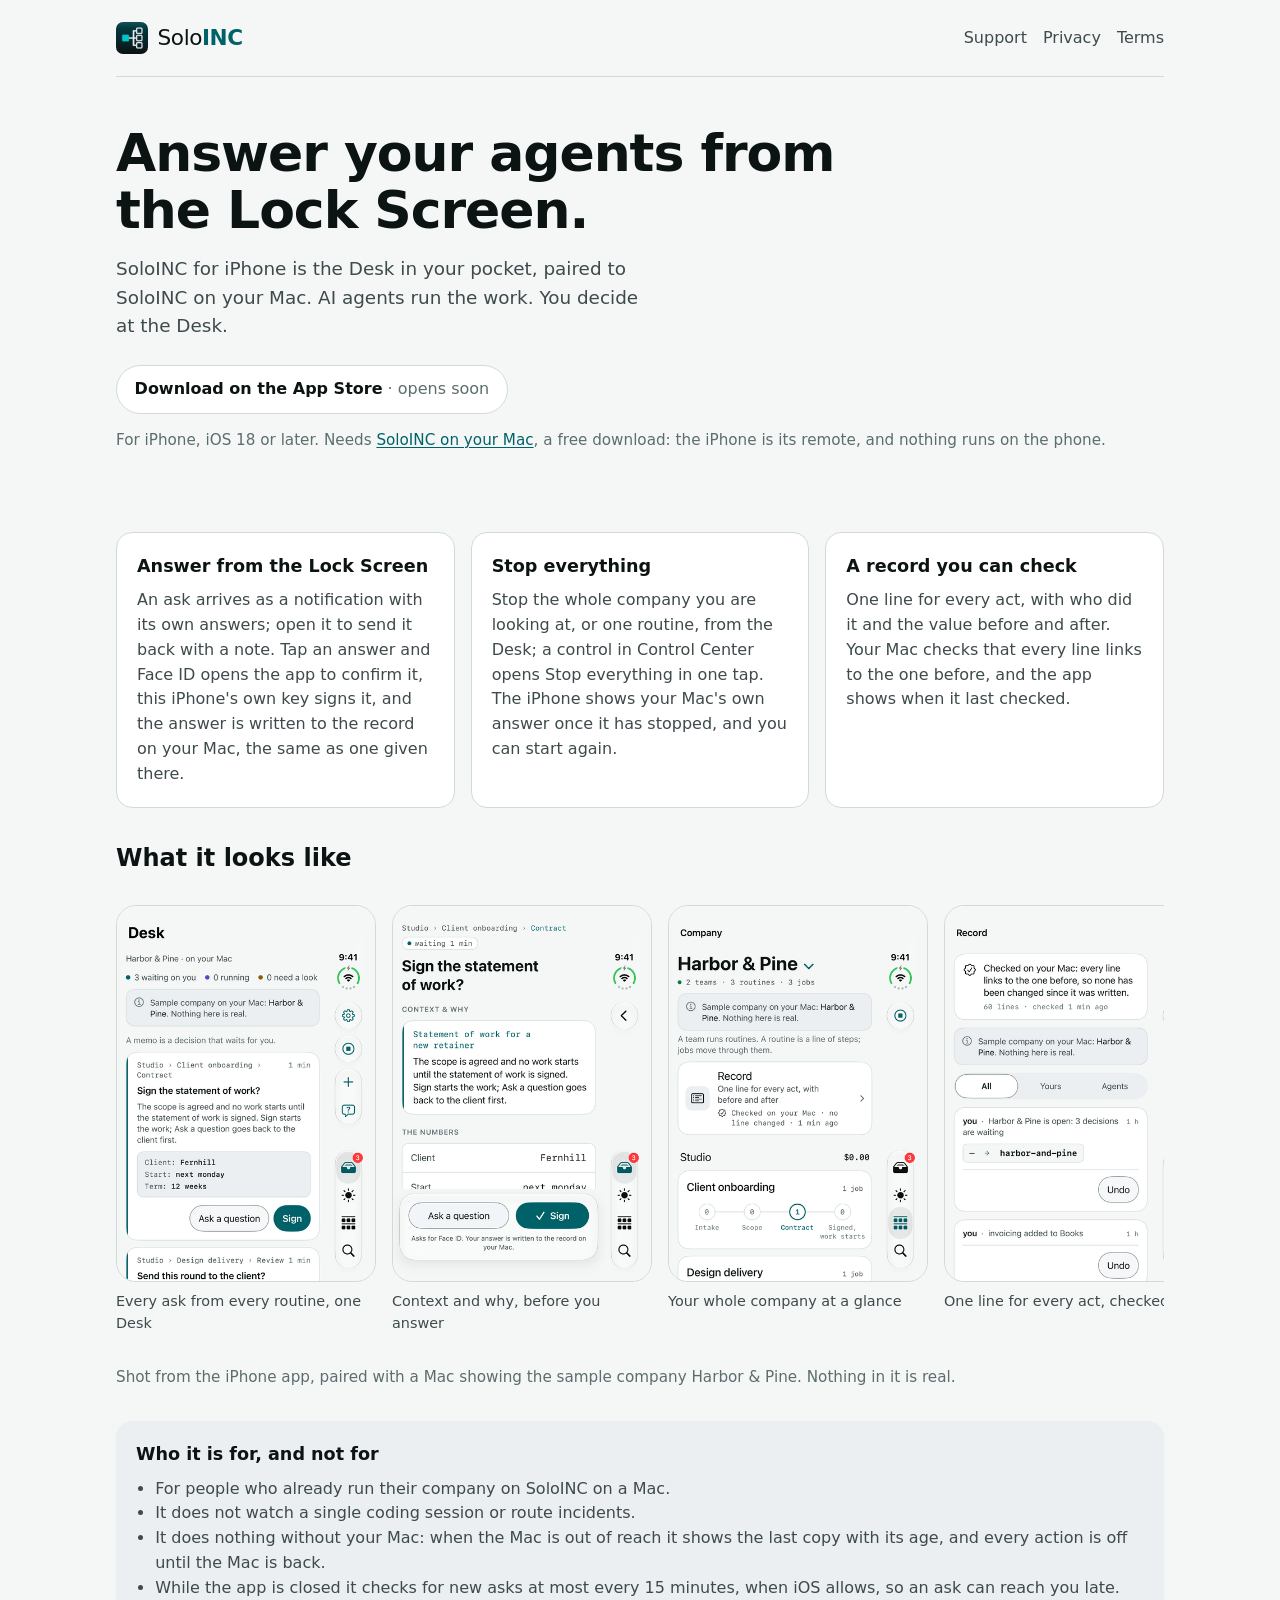
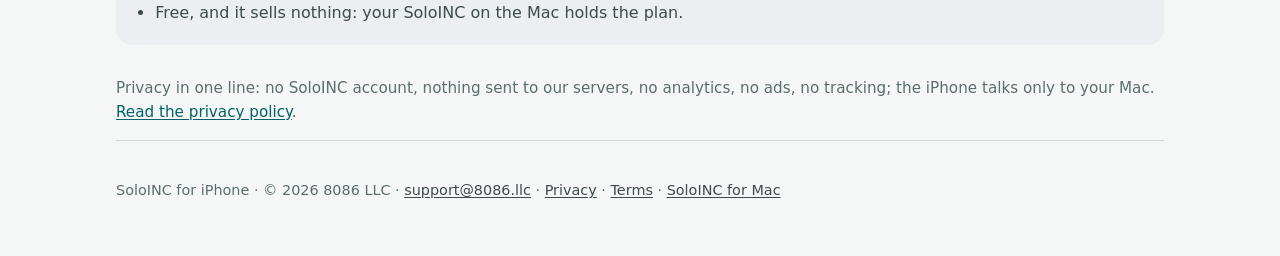
<file: index.html>
<!DOCTYPE html>
<html lang="en">
<head>
<meta charset="utf-8">
<meta name="viewport" content="width=device-width, initial-scale=1">
<meta name="color-scheme" content="dark light">
<title>SoloINC for iPhone: answer your AI agents from the Lock Screen</title>
<meta name="description" content="Your company's SoloINC Desk on your iPhone, paired to SoloINC on your Mac. Answer what your AI agents ask from the Lock Screen, behind Face ID, or send it back with a note. No account, no analytics, no ads.">
<meta name="robots" content="noindex">
<link rel="canonical" href="https://soloinc-projects.github.io/soloinc-iphone/">
<link rel="icon" href="img/favicon.svg" type="image/svg+xml">
<link rel="apple-touch-icon" href="img/apple-touch-icon.png">
<meta property="og:title" content="SoloINC for iPhone: answer your AI agents from the Lock Screen">
<meta property="og:description" content="Your company's SoloINC Desk on your iPhone, paired to SoloINC on your Mac. Answer what your AI agents ask from the Lock Screen, behind Face ID, or send it back with a note. No account, no analytics, no ads.">
<meta property="og:image" content="https://soloinc-projects.github.io/soloinc-iphone/img/og-image.png">
<link rel="stylesheet" href="site.css">
<script type="application/ld+json">
{"@context":"https://schema.org","@type":"SoftwareApplication","name":"SoloINC","applicationCategory":"BusinessApplication",
"operatingSystem":"iOS 18.0 or later","description":"Your company's SoloINC Desk on your iPhone, paired to SoloINC on your Mac: answer what your AI agents ask from the Lock Screen, or send it back with a note.",
"offers":{"@type":"Offer","price":"0","priceCurrency":"USD","description":"Free; sells nothing. Needs SoloINC on a Mac."},
"publisher":{"@type":"Organization","name":"8086 LLC","email":"support@8086.llc"}}
</script>
</head>
<body>
<a class="skip" href="#main">Skip to the page</a>
<div class="wrap">
<header class="top">
  <a class="home" href="/soloinc-iphone/" aria-label="SoloINC for iPhone home"><img src="img/apple-touch-icon.png" width="32" height="32" alt="" style="border-radius:7px"><span class="word"><span class="a">Solo</span><span class="b">INC</span></span></a>
  <nav class="top" aria-label="Site"><a href="/soloinc-iphone/support/">Support</a><a href="/soloinc-iphone/privacy/">Privacy</a><a href="/soloinc-iphone/terms/">Terms</a></nav>
</header>
<main id="main">
<section class="hero">
  <h1>Answer your agents from the Lock Screen.</h1>
  <p class="lede">SoloINC for iPhone is the Desk in your pocket, paired to SoloINC on your Mac. AI agents run the work. You decide at the Desk.</p>
  <ul class="cta" aria-label="Where to get it">
    <li><b>Download on the App Store</b> <span>· opens soon</span></li>
  </ul>
  <p class="note">For iPhone, iOS 18 or later. Needs <a href="https://soloinc-projects.github.io/soloinc/">SoloINC on your Mac</a>, a free download: the iPhone is its remote, and nothing runs on the phone.</p>
</section>

<div class="proof">
  <section><h2>Answer from the Lock Screen</h2><p>An ask arrives as a notification with its own answers; open it to send it back with a note. Tap an answer and Face ID opens the app to confirm it, this iPhone's own key signs it, and the answer is written to the record on your Mac, the same as one given there.</p></section>
  <section><h2>Stop everything</h2><p>Stop the whole company you are looking at, or one routine, from the Desk; a control in Control Center opens Stop everything in one tap. The iPhone shows your Mac's own answer once it has stopped, and you can start again.</p></section>
  <section><h2>A record you can check</h2><p>One line for every act, with who did it and the value before and after. Your Mac checks that every line links to the one before, and the app shows when it last checked.</p></section>
</div>

<h2>What it looks like</h2>
<ul class="shots" aria-label="Screens, shot from the app">
  <li><img src="img/shot-desk.png" width="460" height="669" alt="The Desk of the sample company Harbor &amp; Pine: three asks waiting, each with its numbers and its own answers." loading="lazy"><p>Every ask from every routine, one Desk</p></li>
  <li><img src="img/shot-memo.png" width="460" height="669" alt="A memo, Sign the statement of work?, with Context &amp; why, the numbers, and Ask a question or Sign, which asks for Face ID." loading="lazy"><p>Context and why, before you answer</p></li>
  <li><img src="img/shot-company.png" width="460" height="669" alt="Company: two teams, three routines and three jobs, and the Record row: checked on your Mac, no line changed." loading="lazy"><p>Your whole company at a glance</p></li>
  <li><img src="img/shot-record.png" width="460" height="669" alt="The Record: checked on your Mac, every line links to the one before; each act with its Undo." loading="lazy"><p>One line for every act, checked</p></li>
  <li><img src="img/shot-stop.png" width="460" height="669" alt="What should stop? Stop everything in Harbor &amp; Pine." loading="lazy"><p>Stop the whole company from your phone</p></li>
</ul>
<p class="note">Shot from the iPhone app, paired with a Mac showing the sample company Harbor &amp; Pine. Nothing in it is real.</p>

<section class="not" aria-labelledby="not-h">
  <h2 id="not-h">Who it is for, and not for</h2>
  <ul>
    <li>For people who already run their company on SoloINC on a Mac.</li>
    <li>It does not watch a single coding session or route incidents.</li>
    <li>It does nothing without your Mac: when the Mac is out of reach it shows the last copy with its age, and every action is off until the Mac is back.</li>
    <li>While the app is closed it checks for new asks at most every 15 minutes, when iOS allows, so an ask can reach you late.</li>
    <li>Free, and it sells nothing: your SoloINC on the Mac holds the plan.</li>
  </ul>
</section>
<p class="note">Privacy in one line: no SoloINC account, nothing sent to our servers, no analytics, no ads, no tracking; the iPhone talks only to your Mac. <a href="privacy/">Read the privacy policy</a>.</p>
</main>
<footer>
  <p>SoloINC for iPhone · © 2026 8086 LLC · <a href="mailto:support@8086.llc">support@8086.llc</a> · <a href="/soloinc-iphone/privacy/">Privacy</a> · <a href="/soloinc-iphone/terms/">Terms</a> · <a href="https://soloinc-projects.github.io/soloinc/">SoloINC for Mac</a></p>
</footer>
</div>
</body>
</html>
</file>
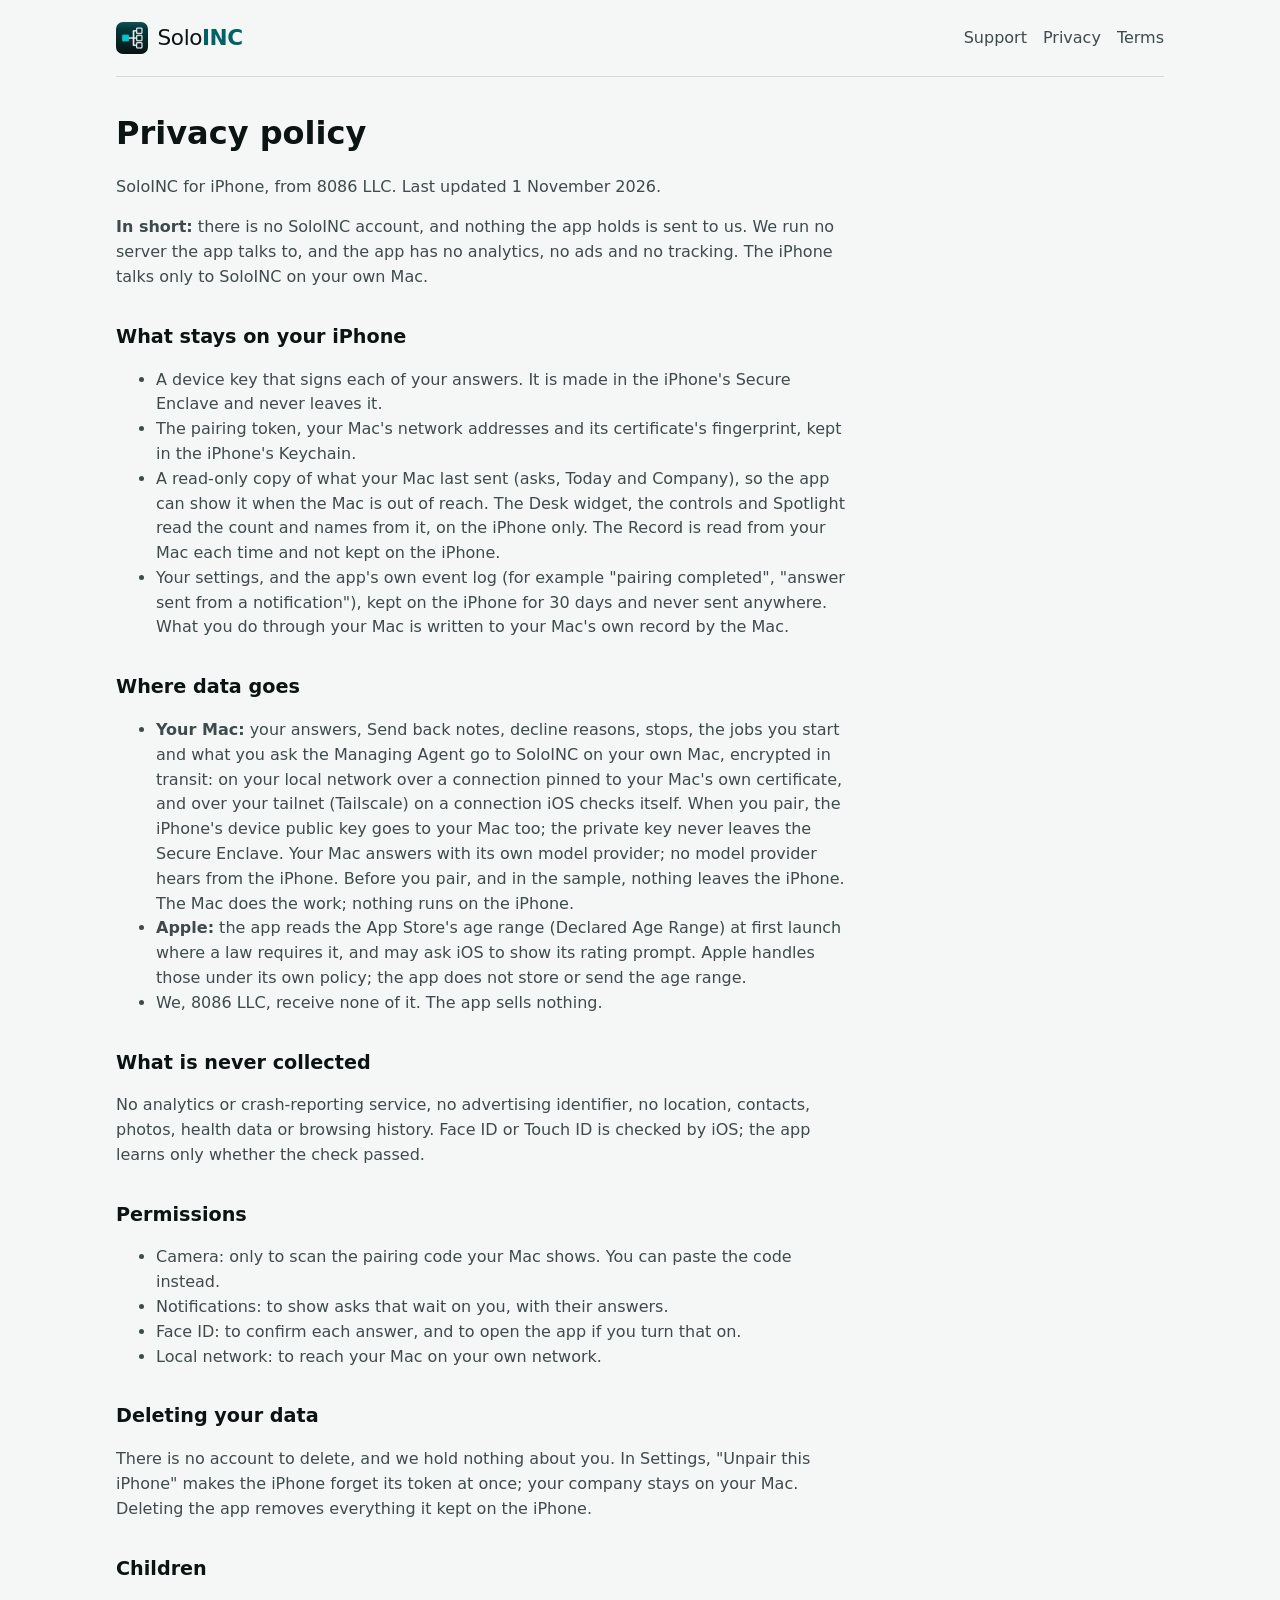
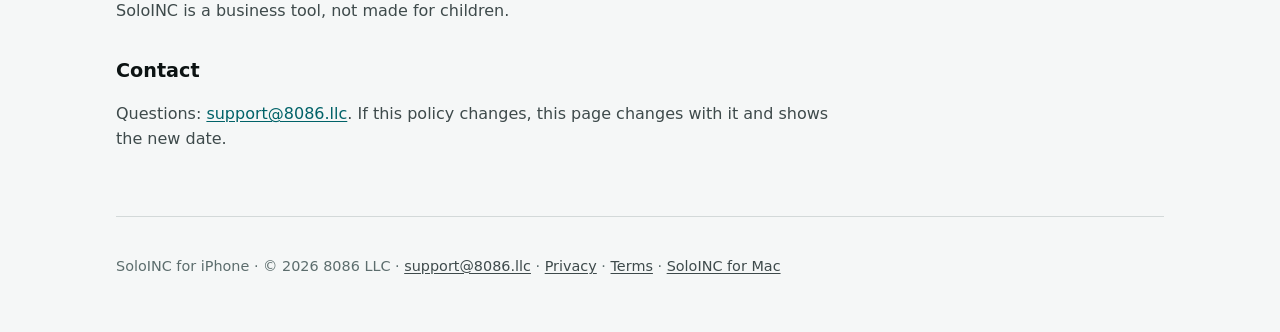
<file: privacy/index.html>
<!DOCTYPE html>
<html lang="en">
<head>
<meta charset="utf-8">
<meta name="viewport" content="width=device-width, initial-scale=1">
<meta name="color-scheme" content="dark light">
<title>Privacy policy · SoloINC for iPhone</title>
<meta name="description" content="How SoloINC for iPhone handles your data: no account, nothing sent to us, no analytics, no ads, no tracking.">
<meta name="robots" content="noindex">
<link rel="canonical" href="https://soloinc-projects.github.io/soloinc-iphone/privacy/">
<link rel="icon" href="../img/favicon.svg" type="image/svg+xml">
<link rel="apple-touch-icon" href="../img/apple-touch-icon.png">
<meta property="og:title" content="Privacy policy · SoloINC for iPhone">
<meta property="og:description" content="How SoloINC for iPhone handles your data: no account, nothing sent to us, no analytics, no ads, no tracking.">
<meta property="og:image" content="https://soloinc-projects.github.io/soloinc-iphone/img/og-image.png">
<link rel="stylesheet" href="../site.css">
</head>
<body>
<a class="skip" href="#main">Skip to the page</a>
<div class="wrap">
<header class="top">
  <a class="home" href="/soloinc-iphone/" aria-label="SoloINC for iPhone home"><img src="../img/apple-touch-icon.png" width="32" height="32" alt="" style="border-radius:7px"><span class="word"><span class="a">Solo</span><span class="b">INC</span></span></a>
  <nav class="top" aria-label="Site"><a href="/soloinc-iphone/support/">Support</a><a href="/soloinc-iphone/privacy/">Privacy</a><a href="/soloinc-iphone/terms/">Terms</a></nav>
</header>
<main id="main">
<div class="doc">
<h1>Privacy policy</h1>
<p>SoloINC for iPhone, from 8086 LLC. Last updated 1 November 2026.</p>
<p><b>In short:</b> there is no SoloINC account, and nothing the app holds is sent to us. We run no server the app talks to, and the app has no analytics, no ads and no tracking. The iPhone talks only to SoloINC on your own Mac.</p>
<h2>What stays on your iPhone</h2>
<ul>
<li>A device key that signs each of your answers. It is made in the iPhone's Secure Enclave and never leaves it.</li>
<li>The pairing token, your Mac's network addresses and its certificate's fingerprint, kept in the iPhone's Keychain.</li>
<li>A read-only copy of what your Mac last sent (asks, Today and Company), so the app can show it when the Mac is out of reach. The Desk widget, the controls and Spotlight read the count and names from it, on the iPhone only. The Record is read from your Mac each time and not kept on the iPhone.</li>
<li>Your settings, and the app's own event log (for example "pairing completed", "answer sent from a notification"), kept on the iPhone for 30 days and never sent anywhere. What you do through your Mac is written to your Mac's own record by the Mac.</li>
</ul>
<h2>Where data goes</h2>
<ul>
<li><b>Your Mac:</b> your answers, Send back notes, decline reasons, stops, the jobs you start and what you ask the Managing Agent go to SoloINC on your own Mac, encrypted in transit: on your local network over a connection pinned to your Mac's own certificate, and over your tailnet (Tailscale) on a connection iOS checks itself. When you pair, the iPhone's device public key goes to your Mac too; the private key never leaves the Secure Enclave. Your Mac answers with its own model provider; no model provider hears from the iPhone. Before you pair, and in the sample, nothing leaves the iPhone. The Mac does the work; nothing runs on the iPhone.</li>
<li><b>Apple:</b> the app reads the App Store's age range (Declared Age Range) at first launch where a law requires it, and may ask iOS to show its rating prompt. Apple handles those under its own policy; the app does not store or send the age range.</li>
<li>We, 8086 LLC, receive none of it. The app sells nothing.</li>
</ul>
<h2>What is never collected</h2>
<p>No analytics or crash-reporting service, no advertising identifier, no location, contacts, photos, health data or browsing history. Face ID or Touch ID is checked by iOS; the app learns only whether the check passed.</p>
<h2>Permissions</h2>
<ul>
<li>Camera: only to scan the pairing code your Mac shows. You can paste the code instead.</li>
<li>Notifications: to show asks that wait on you, with their answers.</li>
<li>Face ID: to confirm each answer, and to open the app if you turn that on.</li>
<li>Local network: to reach your Mac on your own network.</li>
</ul>
<h2>Deleting your data</h2>
<p>There is no account to delete, and we hold nothing about you. In Settings, "Unpair this iPhone" makes the iPhone forget its token at once; your company stays on your Mac. Deleting the app removes everything it kept on the iPhone.</p>
<h2>Children</h2>
<p>SoloINC is a business tool, not made for children.</p>
<h2>Contact</h2>
<p>Questions: <a href="mailto:support@8086.llc">support@8086.llc</a>. If this policy changes, this page changes with it and shows the new date.</p>
</div>
</main>
<footer>
  <p>SoloINC for iPhone · © 2026 8086 LLC · <a href="mailto:support@8086.llc">support@8086.llc</a> · <a href="/soloinc-iphone/privacy/">Privacy</a> · <a href="/soloinc-iphone/terms/">Terms</a> · <a href="https://soloinc-projects.github.io/soloinc/">SoloINC for Mac</a></p>
</footer>
</div>
</body>
</html>
</file>
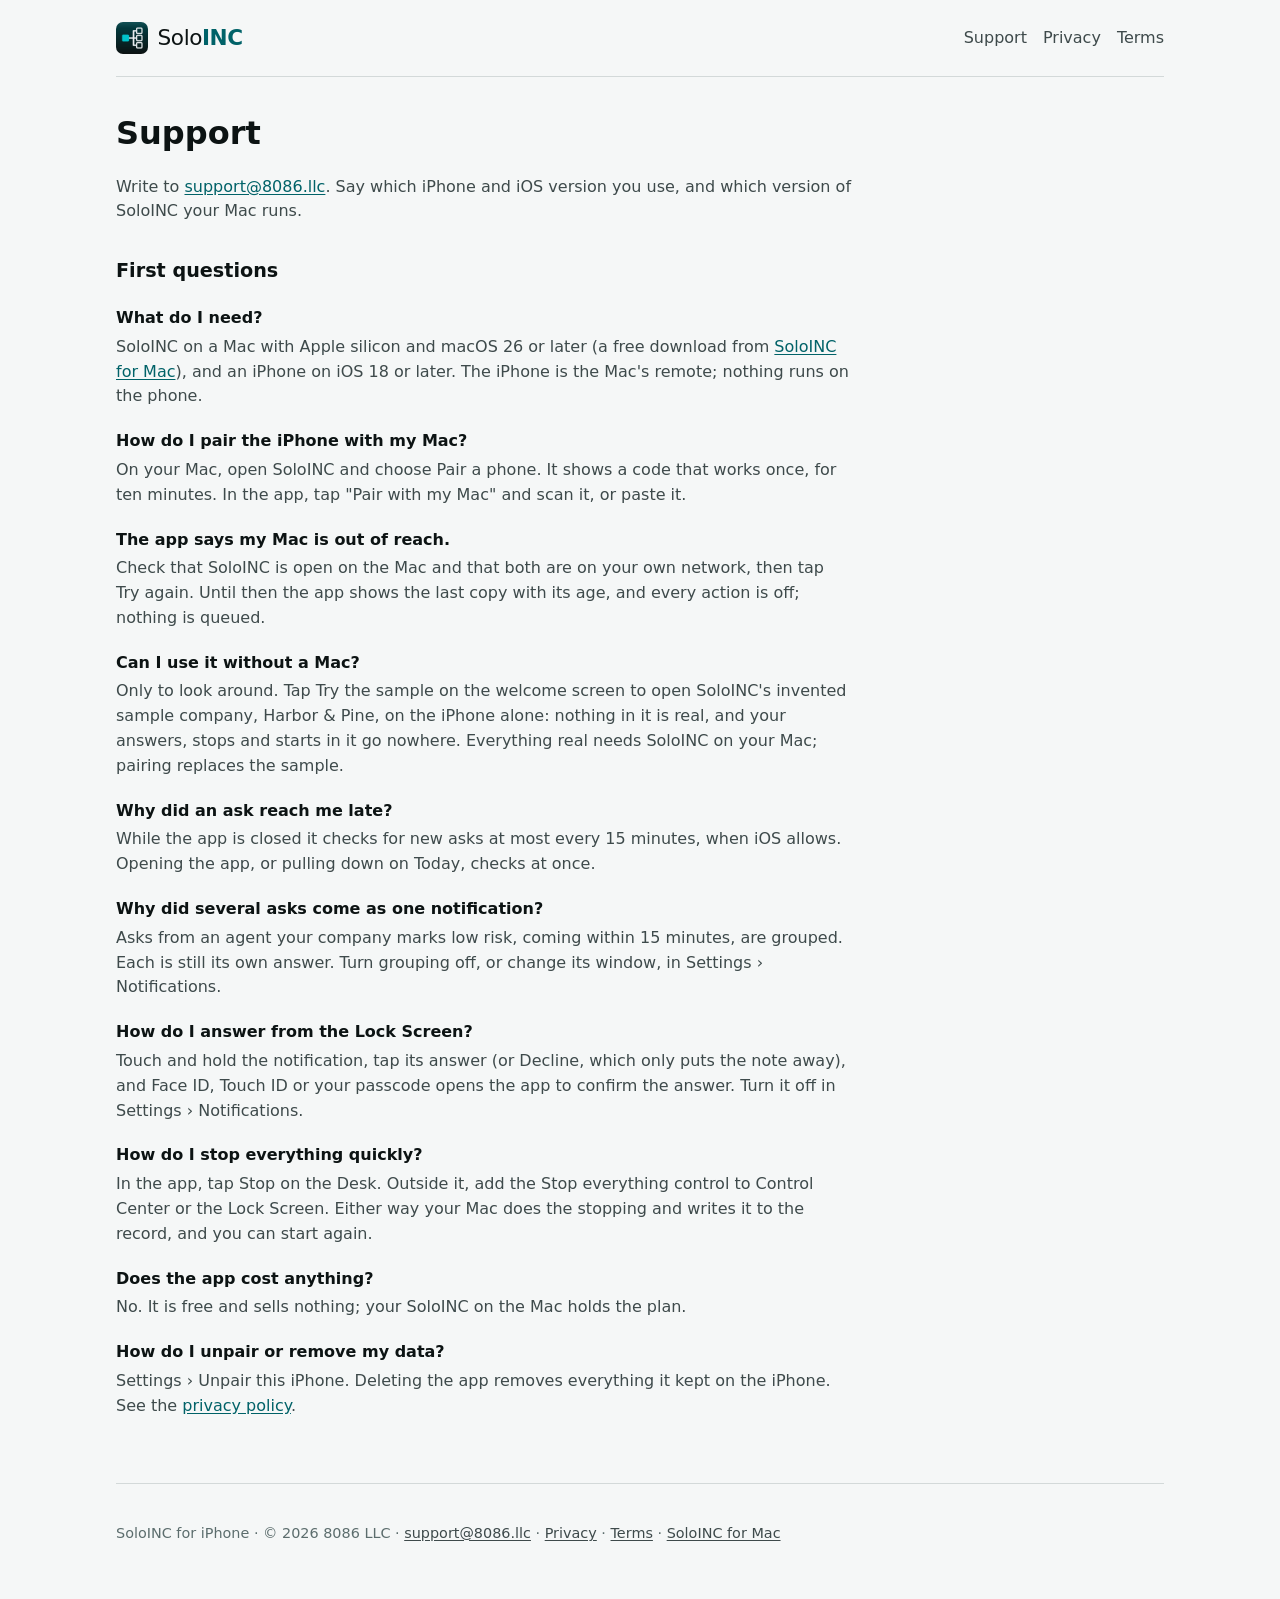
<file: support/index.html>
<!DOCTYPE html>
<html lang="en">
<head>
<meta charset="utf-8">
<meta name="viewport" content="width=device-width, initial-scale=1">
<meta name="color-scheme" content="dark light">
<title>Support · SoloINC for iPhone</title>
<meta name="description" content="How to reach SoloINC support, and answers to the first questions about pairing, Lock Screen answers and when your Mac is out of reach.">
<meta name="robots" content="noindex">
<link rel="canonical" href="https://soloinc-projects.github.io/soloinc-iphone/support/">
<link rel="icon" href="../img/favicon.svg" type="image/svg+xml">
<link rel="apple-touch-icon" href="../img/apple-touch-icon.png">
<meta property="og:title" content="Support · SoloINC for iPhone">
<meta property="og:description" content="How to reach SoloINC support, and answers to the first questions about pairing, Lock Screen answers and when your Mac is out of reach.">
<meta property="og:image" content="https://soloinc-projects.github.io/soloinc-iphone/img/og-image.png">
<link rel="stylesheet" href="../site.css">
</head>
<body>
<a class="skip" href="#main">Skip to the page</a>
<div class="wrap">
<header class="top">
  <a class="home" href="/soloinc-iphone/" aria-label="SoloINC for iPhone home"><img src="../img/apple-touch-icon.png" width="32" height="32" alt="" style="border-radius:7px"><span class="word"><span class="a">Solo</span><span class="b">INC</span></span></a>
  <nav class="top" aria-label="Site"><a href="/soloinc-iphone/support/">Support</a><a href="/soloinc-iphone/privacy/">Privacy</a><a href="/soloinc-iphone/terms/">Terms</a></nav>
</header>
<main id="main">
<div class="doc">
<h1>Support</h1>
<p>Write to <a href="mailto:support@8086.llc">support@8086.llc</a>. Say which iPhone and iOS version you use, and which version of SoloINC your Mac runs.</p>
<h2>First questions</h2>
<dl>
<dt>What do I need?</dt>
<dd>SoloINC on a Mac with Apple silicon and macOS 26 or later (a free download from <a href="https://soloinc-projects.github.io/soloinc/">SoloINC for Mac</a>), and an iPhone on iOS 18 or later. The iPhone is the Mac's remote; nothing runs on the phone.</dd>
<dt>How do I pair the iPhone with my Mac?</dt>
<dd>On your Mac, open SoloINC and choose Pair a phone. It shows a code that works once, for ten minutes. In the app, tap "Pair with my Mac" and scan it, or paste it.</dd>
<dt>The app says my Mac is out of reach.</dt>
<dd>Check that SoloINC is open on the Mac and that both are on your own network, then tap Try again. Until then the app shows the last copy with its age, and every action is off; nothing is queued.</dd>
<dt>Can I use it without a Mac?</dt>
<dd>Only to look around. Tap Try the sample on the welcome screen to open SoloINC's invented sample company, Harbor &amp; Pine, on the iPhone alone: nothing in it is real, and your answers, stops and starts in it go nowhere. Everything real needs SoloINC on your Mac; pairing replaces the sample.</dd>
<dt>Why did an ask reach me late?</dt>
<dd>While the app is closed it checks for new asks at most every 15 minutes, when iOS allows. Opening the app, or pulling down on Today, checks at once.</dd>
<dt>Why did several asks come as one notification?</dt>
<dd>Asks from an agent your company marks low risk, coming within 15 minutes, are grouped. Each is still its own answer. Turn grouping off, or change its window, in Settings › Notifications.</dd>
<dt>How do I answer from the Lock Screen?</dt>
<dd>Touch and hold the notification, tap its answer (or Decline, which only puts the note away), and Face ID, Touch ID or your passcode opens the app to confirm the answer. Turn it off in Settings › Notifications.</dd>
<dt>How do I stop everything quickly?</dt>
<dd>In the app, tap Stop on the Desk. Outside it, add the Stop everything control to Control Center or the Lock Screen. Either way your Mac does the stopping and writes it to the record, and you can start again.</dd>
<dt>Does the app cost anything?</dt>
<dd>No. It is free and sells nothing; your SoloINC on the Mac holds the plan.</dd>
<dt>How do I unpair or remove my data?</dt>
<dd>Settings › Unpair this iPhone. Deleting the app removes everything it kept on the iPhone. See the <a href="../privacy/">privacy policy</a>.</dd>
</dl>
</div>
</main>
<footer>
  <p>SoloINC for iPhone · © 2026 8086 LLC · <a href="mailto:support@8086.llc">support@8086.llc</a> · <a href="/soloinc-iphone/privacy/">Privacy</a> · <a href="/soloinc-iphone/terms/">Terms</a> · <a href="https://soloinc-projects.github.io/soloinc/">SoloINC for Mac</a></p>
</footer>
</div>
</body>
</html>
</file>
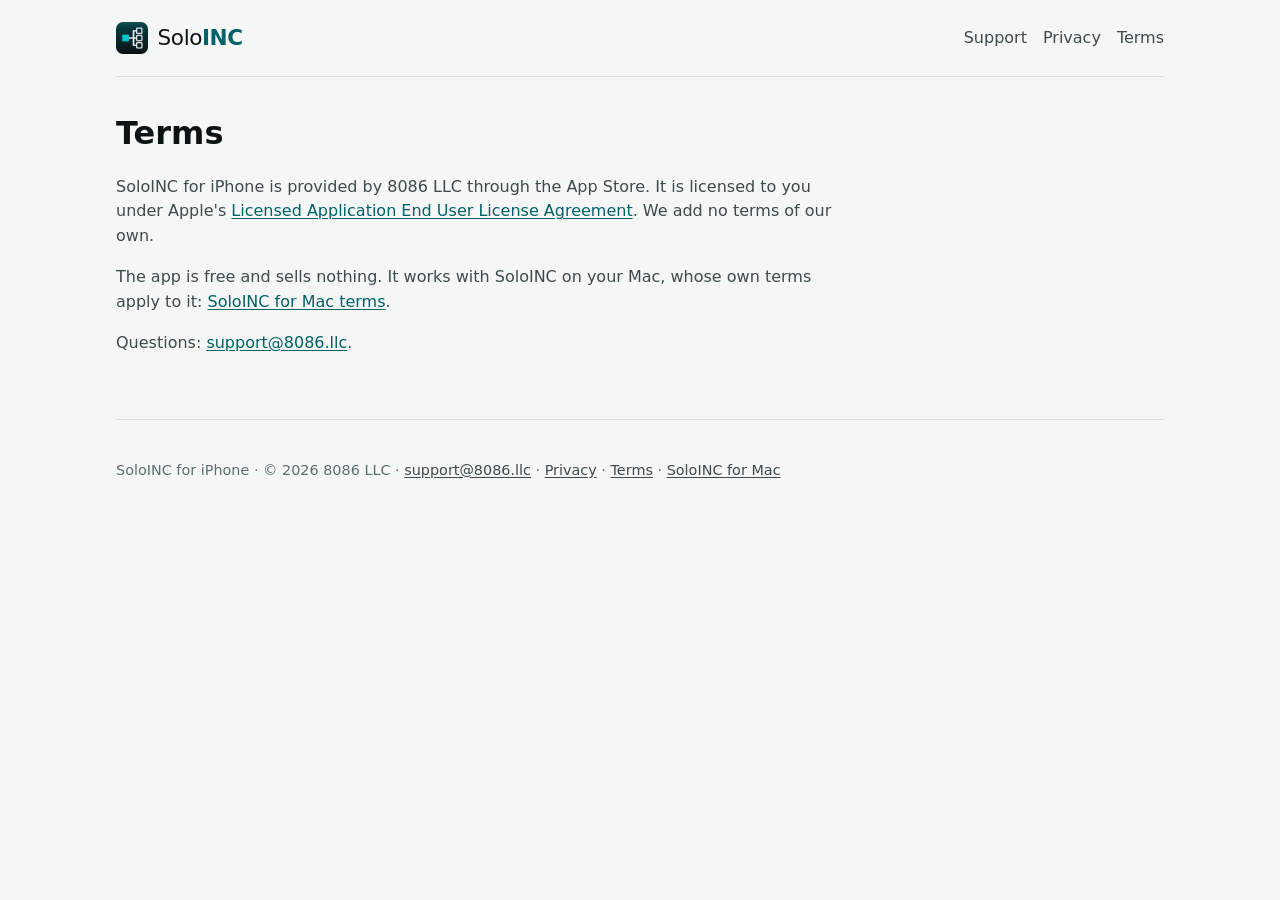
<file: terms/index.html>
<!DOCTYPE html>
<html lang="en">
<head>
<meta charset="utf-8">
<meta name="viewport" content="width=device-width, initial-scale=1">
<meta name="color-scheme" content="dark light">
<title>Terms · SoloINC for iPhone</title>
<meta name="description" content="The terms that apply to SoloINC for iPhone: Apple's standard licence and SoloINC for Mac's; none of our own.">
<meta name="robots" content="noindex">
<link rel="canonical" href="https://soloinc-projects.github.io/soloinc-iphone/terms/">
<link rel="icon" href="../img/favicon.svg" type="image/svg+xml">
<link rel="apple-touch-icon" href="../img/apple-touch-icon.png">
<meta property="og:title" content="Terms · SoloINC for iPhone">
<meta property="og:description" content="The terms that apply to SoloINC for iPhone: Apple's standard licence and SoloINC for Mac's; none of our own.">
<meta property="og:image" content="https://soloinc-projects.github.io/soloinc-iphone/img/og-image.png">
<link rel="stylesheet" href="../site.css">
</head>
<body>
<a class="skip" href="#main">Skip to the page</a>
<div class="wrap">
<header class="top">
  <a class="home" href="/soloinc-iphone/" aria-label="SoloINC for iPhone home"><img src="../img/apple-touch-icon.png" width="32" height="32" alt="" style="border-radius:7px"><span class="word"><span class="a">Solo</span><span class="b">INC</span></span></a>
  <nav class="top" aria-label="Site"><a href="/soloinc-iphone/support/">Support</a><a href="/soloinc-iphone/privacy/">Privacy</a><a href="/soloinc-iphone/terms/">Terms</a></nav>
</header>
<main id="main">
<div class="doc">
<h1>Terms</h1>
<p>SoloINC for iPhone is provided by 8086 LLC through the App Store. It is licensed to you under Apple's <a href="https://www.apple.com/legal/internet-services/itunes/dev/stdeula/">Licensed Application End User License Agreement</a>. We add no terms of our own.</p>
<p>The app is free and sells nothing. It works with SoloINC on your Mac, whose own terms apply to it: <a href="https://soloinc-projects.github.io/soloinc/terms/">SoloINC for Mac terms</a>.</p>
<p>Questions: <a href="mailto:support@8086.llc">support@8086.llc</a>.</p>
</div>
</main>
<footer>
  <p>SoloINC for iPhone · © 2026 8086 LLC · <a href="mailto:support@8086.llc">support@8086.llc</a> · <a href="/soloinc-iphone/privacy/">Privacy</a> · <a href="/soloinc-iphone/terms/">Terms</a> · <a href="https://soloinc-projects.github.io/soloinc/">SoloINC for Mac</a></p>
</footer>
</div>
</body>
</html>
</file>
<file: site.css>
/* SoloINC site, from tokens.json (theme.dark / theme.light). System type for text; no web fonts, no trackers. */
:root{color-scheme:dark light;
--bg:#0c1313;--surface:#162020;--raised:#212b2c;--line:#3e4a4b;--text:#ebeff2;--text2:#abb2b8;--muted:#889494;
--accent:#00c3cb;--on-accent:#0c1313;
--ui:system-ui,-apple-system,"Segoe UI",Roboto,sans-serif;--mono:ui-monospace,"SF Mono",Menlo,Consolas,monospace}
@media (prefers-color-scheme:light){:root{--bg:#f5f7f7;--surface:#ffffff;--raised:#ebeff2;--line:#d3d9d9;--text:#0c1313;
--text2:#3e4a4b;--muted:#5c6d6d;--accent:#006268;--on-accent:#ffffff}}
*{box-sizing:border-box}
html{-webkit-text-size-adjust:100%}
body{margin:0;background:var(--bg);color:var(--text);font:1rem/1.55 var(--ui)}
a{color:var(--accent);text-underline-offset:.15em}
a:focus-visible,button:focus-visible{outline:3px solid var(--accent);outline-offset:3px;border-radius:4px}
.wrap{max-width:68rem;margin:0 auto;padding:0 1.25rem}
.skip{position:absolute;left:-999px}.skip:focus{left:1rem;top:1rem;background:var(--surface);padding:.5rem 1rem;z-index:9}
header.top{display:flex;align-items:center;gap:.75rem;padding:1rem 0;border-bottom:1px solid var(--line)}
header.top a.home{display:flex;align-items:center;gap:.6rem;text-decoration:none;color:var(--text)}
.word{font-size:1.35rem;letter-spacing:-.02em}.word .a{font-weight:500}.word .b{font-weight:800;color:var(--accent)}
nav.top{margin-left:auto;display:flex;gap:1rem;flex-wrap:wrap}nav.top a{color:var(--text2);text-decoration:none;padding:.6rem 0}
nav.top a:hover{color:var(--text)}
.hero{padding:3rem 0 2rem}
.hero h1{font-size:clamp(2rem,6vw,3.25rem);line-height:1.1;letter-spacing:-.02em;margin:0 0 1rem;max-width:20ch}
.lede{font-size:1.15rem;color:var(--text2);max-width:46ch;margin:0 0 1.5rem}
.cta{display:flex;flex-wrap:wrap;gap:.75rem;margin:0 0 .75rem;padding:0;list-style:none}
.cta li{border:1px solid var(--line);border-radius:999px;padding:.7rem 1.1rem;min-height:44px;background:var(--surface)}
.cta li b{font-weight:600}.cta li span{color:var(--muted)}
.note{color:var(--muted);font-size:.95rem}
.proof{display:grid;gap:1rem;grid-template-columns:repeat(auto-fit,minmax(16rem,1fr));margin:2rem 0}
.proof section{background:var(--surface);border:1px solid var(--line);border-radius:16px;padding:1.25rem}
.proof h2{font-size:1.1rem;margin:0 0 .5rem}.proof p{margin:0;color:var(--text2)}
.shots{display:flex;gap:1rem;overflow-x:auto;padding:.5rem 0 1rem;margin:0;list-style:none}
.shots li{flex:0 0 auto;width:min(78vw,260px)}.shots img{width:100%;height:auto;border-radius:20px;border:1px solid var(--line);display:block}
.shots p{font-size:.9rem;color:var(--text2);margin:.5rem 0 0}
.not{background:var(--raised);border-radius:16px;padding:1.25rem;margin:2rem 0}
.not h2{font-size:1.1rem;margin:0 0 .5rem}.not ul{margin:0;padding-left:1.2rem;color:var(--text2)}
.doc{max-width:46rem;padding:2rem 0 3rem}.doc h1{font-size:2rem;margin:0 0 .5rem}.doc h2{font-size:1.2rem;margin:2rem 0 .5rem}
.doc p,.doc li{color:var(--text2)}.doc dt{font-weight:600;margin-top:1.25rem}.doc dd{margin:.25rem 0 0;color:var(--text2)}
footer{border-top:1px solid var(--line);padding:1.5rem 0 2.5rem;color:var(--muted);font-size:.9rem}
footer a{color:var(--text2)}
@media (prefers-reduced-motion:reduce){*{scroll-behavior:auto!important;transition:none!important;animation:none!important}}
</file>
